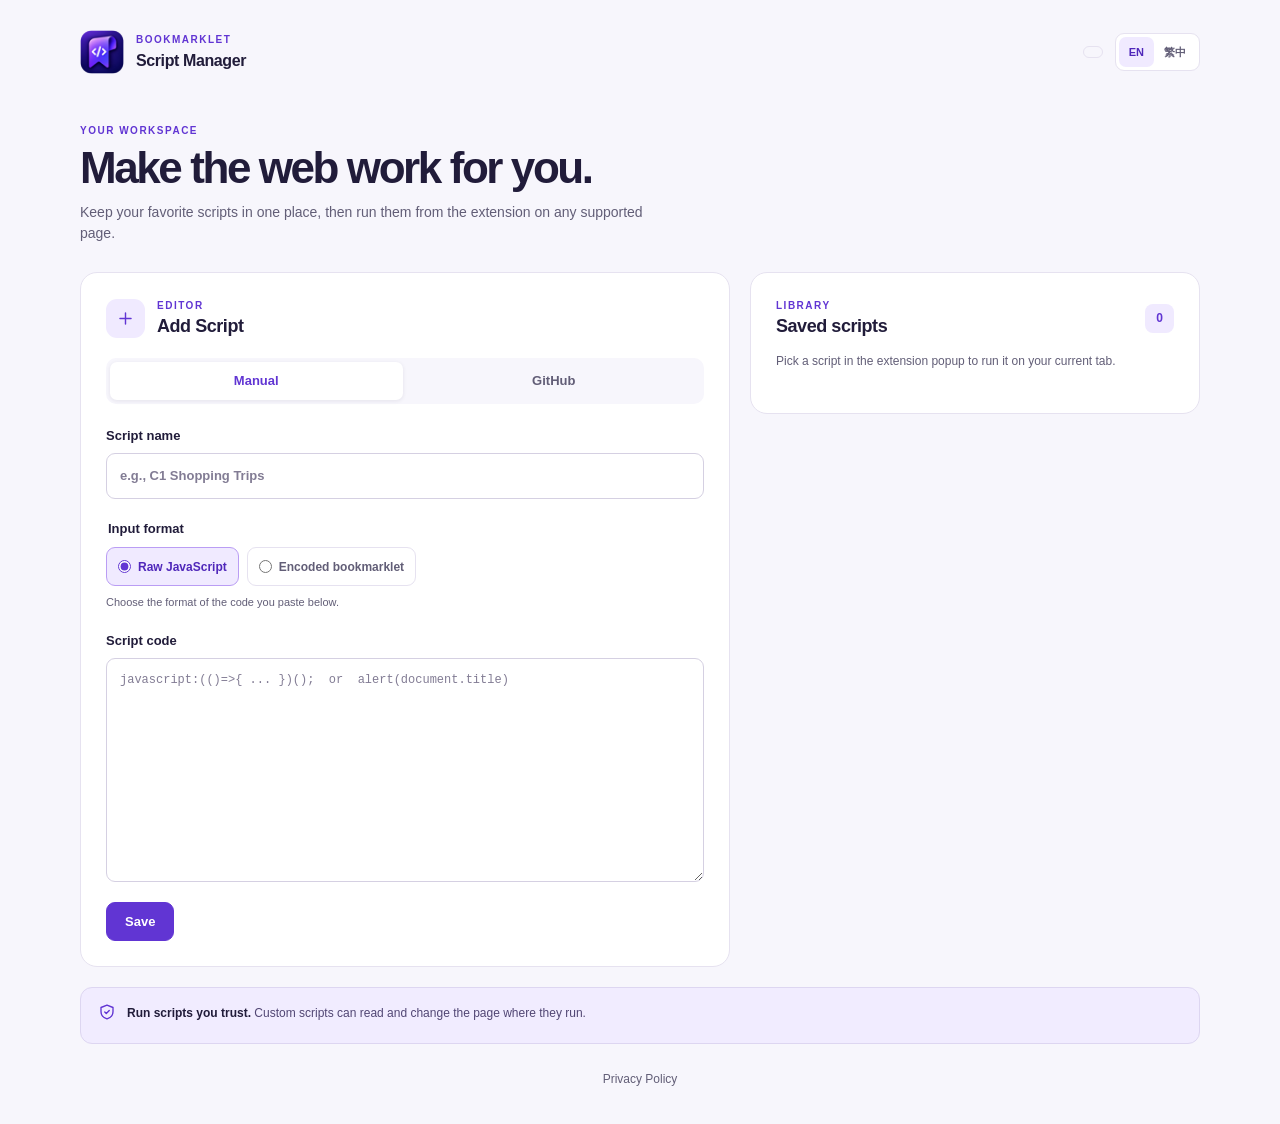
<file: extension/options/index.html>
<!DOCTYPE html>
<html lang="en">
<head>
  <meta charset="UTF-8" />
  <meta name="viewport" content="width=device-width, initial-scale=1.0" />
  <title>Bookmarklet Script Manager</title>
  <link rel="stylesheet" href="styles.css" />
</head>
<body>
  <div class="wrap">
    <header class="page-header">
      <div class="brand">
        <img src="../../icons/icon48.png" width="44" height="44" alt="" />
        <div>
          <p class="eyebrow">BOOKMARKLET</p>
          <p class="brand-name" data-i18n="brandName">Script Manager</p>
        </div>
        <span class="version" id="extension-version"></span>
        <div class="language-switch" role="group" aria-label="Language" data-i18n-aria-label="language">
          <button type="button" data-language="en" aria-pressed="true">EN</button>
          <button type="button" data-language="zh-TW" aria-pressed="false">繁中</button>
        </div>
      </div>
      <div class="intro">
        <p class="eyebrow" data-i18n="workspace">YOUR WORKSPACE</p>
        <h1 data-i18n="heroTitle">Make the web work for you.</h1>
        <p class="sub" data-i18n="heroDescription">Keep your favorite scripts in one place, then run them from the extension on any supported page.</p>
      </div>
    </header>

    <main class="workspace">
    <section class="card editor-card" aria-labelledby="form-title">
      <div class="card-heading">
        <span class="card-icon" aria-hidden="true"><svg viewBox="0 0 24 24" width="19" height="19" fill="none" stroke="currentColor" stroke-width="1.8" stroke-linecap="round" stroke-linejoin="round"><path d="M12 5v14M5 12h14"/></svg></span>
        <div><p class="eyebrow" data-i18n="editor">EDITOR</p><h2 id="form-title" data-i18n="addScript">Add Script</h2></div>
      </div>
      <div class="source-tabs" role="tablist" aria-label="Add script method" data-i18n-aria-label="addScriptMethod">
        <button type="button" id="manual-tab" role="tab" aria-controls="manual-panel" aria-selected="true" data-i18n="manual">Manual</button>
        <button type="button" id="github-tab" role="tab" aria-controls="github-panel" aria-selected="false" tabindex="-1">GitHub</button>
      </div>
      <div id="manual-panel" role="tabpanel" aria-labelledby="manual-tab">
      <form id="script-form">
        <label>
          <span data-i18n="scriptName">Script name</span>
          <input type="text" id="name" placeholder="e.g., C1 Shopping Trips" data-i18n-placeholder="scriptNameExample" required />
        </label>
        <fieldset id="input-mode" aria-describedby="format-hint">
          <legend data-i18n="inputFormat">Input format</legend>
          <div class="mode-options">
            <label><input type="radio" name="input-mode" value="raw" checked /> <span data-i18n="rawJavaScript">Raw JavaScript</span></label>
            <label><input type="radio" name="input-mode" value="encoded-bookmarklet" /> <span data-i18n="encodedBookmarklet">Encoded bookmarklet</span></label>
          </div>
          <p id="format-hint" class="field-hint" data-i18n="formatHint">Choose the format of the code you paste below.</p>
        </fieldset>
        <label>
          <span data-i18n="scriptCode">Script code</span>
          <textarea id="code" rows="10" placeholder="javascript:(()=>{ ... })();  or  alert(document.title)" required></textarea>
        </label>
        <div class="form-actions">
          <button type="submit" class="primary-btn" id="save-btn" data-i18n="save">Save</button>
          <button type="button" class="ghost-btn hidden" id="cancel-btn" data-i18n="cancel">Cancel</button>
          <span id="form-hint" class="hint" role="status" aria-live="polite"></span>
        </div>
      </form>
      </div>
      <div id="github-panel" class="hidden" role="tabpanel" aria-labelledby="github-tab">
        <form id="github-form">
          <label for="github-url" data-i18n="githubFileUrl">GitHub JavaScript file URL</label>
          <input type="url" id="github-url" placeholder="https://github.com/owner/repo/blob/main/script.js" required />
          <p class="field-hint" data-i18n="githubCopyHint">Save a one-time local copy of a public .js file.</p>
          <div class="form-actions">
            <button type="submit" class="primary-btn" id="github-save-btn" data-i18n="save">Save</button>
            <span id="github-hint" class="hint" role="status" aria-live="polite"></span>
          </div>
        </form>
      </div>
    </section>

    <section class="card library-card" aria-labelledby="library-title">
      <div class="library-heading">
        <div><p class="eyebrow" data-i18n="library">LIBRARY</p><h2 id="library-title" data-i18n="savedScripts">Saved scripts</h2></div>
        <span class="count" id="count">0</span>
      </div>
      <p class="library-description" data-i18n="libraryDescription">Pick a script in the extension popup to run it on your current tab.</p>
      <ul id="list"></ul>
      <div id="list-empty" class="empty hidden">
        <span class="empty-icon" aria-hidden="true"><svg viewBox="0 0 24 24" width="24" height="24" fill="none" stroke="currentColor" stroke-width="1.7" stroke-linecap="round" stroke-linejoin="round"><path d="M6 3.75h12a1 1 0 0 1 1 1v15.5l-7-4.5-7 4.5V4.75a1 1 0 0 1 1-1Z"/><path d="m9 10 2 2-2 2m4 0h2"/></svg></span>
        <strong data-i18n="noScripts">No scripts saved yet</strong>
        <span data-i18n="addUsingEditor">Add your first script using the editor.</span>
      </div>
    </section>
    </main>

    <aside class="safety-note" aria-label="Script safety" data-i18n-aria-label="scriptSafetyLabel">
      <span class="safety-icon" aria-hidden="true"><svg viewBox="0 0 24 24" width="18" height="18" fill="none" stroke="currentColor" stroke-width="1.8" stroke-linecap="round" stroke-linejoin="round"><path d="M12 2.75 20 6v5.25c0 5.1-3.3 8.4-8 10-4.7-1.6-8-4.9-8-10V6l8-3.25Z"/><path d="m9 12 2 2 4-4"/></svg></span>
      <div><strong data-i18n="safetyTitle">Run scripts you trust.</strong> <span data-i18n="safetyDescription">Custom scripts can read and change the page where they run.</span></div>
    </aside>

    <footer>
      <a href="https://tony92151.github.io/bookmarklet-script-manager-market/privacy.html" target="_blank" rel="noreferrer" data-i18n="privacy">Privacy Policy</a>
    </footer>
  </div>

  <script type="module" src="index.js"></script>
</body>
</html>
</file>
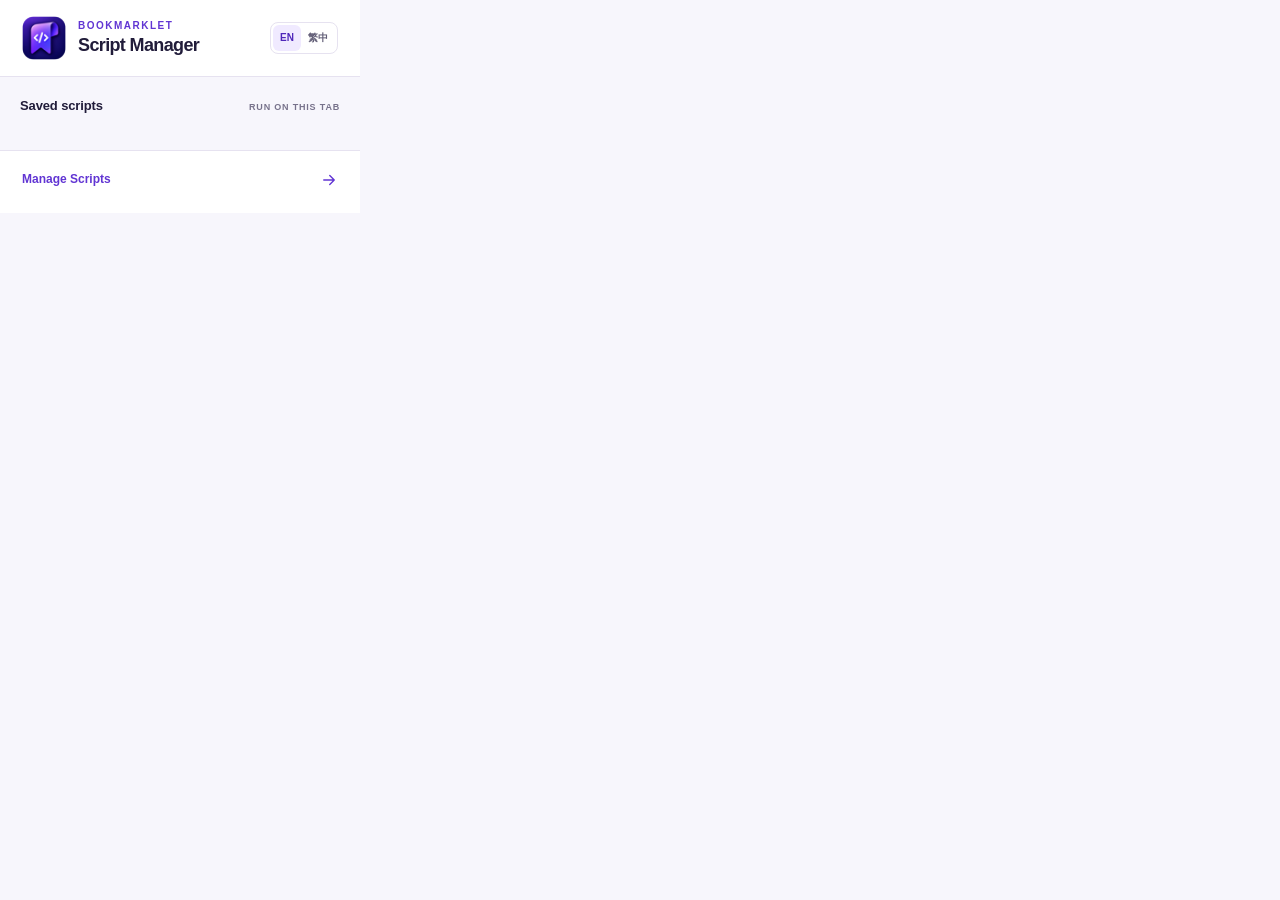
<file: extension/popup/index.html>
<!DOCTYPE html>
<html lang="en">
<head>
  <meta charset="UTF-8" />
  <meta name="viewport" content="width=device-width, initial-scale=1.0" />
  <title>Bookmarklet Script Manager</title>
  <link rel="stylesheet" href="styles.css" />
</head>
<body>
  <header class="app-header">
    <div class="brand">
      <img src="../../icons/icon48.png" width="44" height="44" alt="" />
      <div>
        <p class="eyebrow">BOOKMARKLET</p>
        <h1 data-i18n="brandName">Script Manager</h1>
      </div>
    </div>
    <div class="header-actions">
      <div class="language-switch" role="group" aria-label="Language" data-i18n-aria-label="language">
        <button type="button" data-language="en" aria-pressed="true">EN</button>
        <button type="button" data-language="zh-TW" aria-pressed="false">繁中</button>
      </div>
      <button id="test-this-page" class="header-test-btn hidden" type="button" data-i18n="testPage">Test this page</button>
    </div>
  </header>

  <main class="popup-main">
    <div id="setup-banner" class="banner hidden">
      <button id="expand-setup" class="banner-summary" type="button" aria-expanded="false" data-i18n="setupSummary">User scripts are off — show setup</button>
      <div class="banner-details">
        <strong data-i18n="setupTitle">Allow user scripts is optional</strong>
        <p data-i18n="setupDescription">Saved scripts can run without it on some websites. If a website blocks the alternate method, enable "Allow user scripts" in this extension's Details page at chrome://extensions. Choose "I'll enable it later" to test the current page.</p>
        <p class="banner-hint" data-i18n="setupReload">Already enabled but still seeing this? Click "Reload" on the extension card, or restart the browser.</p>
        <p class="banner-hint" data-i18n="setupSafety">Custom scripts can read and change this page. Only run scripts you trust.</p>
        <div class="banner-actions">
          <button id="open-extensions" class="link-btn" data-i18n="openExtensions">Open Extensions Page</button>
          <button id="recheck-user-scripts" class="link-btn" data-i18n="recheck">I've enabled it — recheck</button>
          <button id="defer-setup" class="link-btn" data-i18n="defer">I'll enable it later</button>
        </div>
      </div>
    </div>

    <div id="status" class="status hidden" role="status" aria-live="polite"></div>

    <section class="script-section" aria-labelledby="scripts-title">
      <div class="section-heading">
        <h2 id="scripts-title" data-i18n="savedScripts">Saved scripts</h2>
        <span class="section-hint" data-i18n="runOnTab">RUN ON THIS TAB</span>
      </div>
      <ul id="script-list"></ul>

      <div id="empty" class="empty hidden">
        <div class="empty-mark" aria-hidden="true">
          <svg viewBox="0 0 24 24" width="25" height="25" fill="none" stroke="currentColor" stroke-width="1.7" stroke-linecap="round" stroke-linejoin="round"><path d="M6 3.75h12a1 1 0 0 1 1 1v15.5l-7-4.5-7 4.5V4.75a1 1 0 0 1 1-1Z"/><path d="m9 10 2 2-2 2m4 0h2"/></svg>
        </div>
        <p data-i18n="collectionStarts">Your collection starts here</p>
        <span data-i18n="addToLaunch">Add a script to launch it on the current tab.</span>
        <button id="add-first" class="primary-btn" data-i18n="addFirst">Add First Script</button>
      </div>
    </section>
  </main>

  <footer>
    <button id="manage" class="manage-btn">
      <span data-i18n="manage">Manage Scripts</span>
      <svg viewBox="0 0 24 24" width="18" height="18" aria-hidden="true"><path d="M5 12h14m-6-6 6 6-6 6" fill="none" stroke="currentColor" stroke-width="1.8" stroke-linecap="round" stroke-linejoin="round" /></svg>
    </button>
  </footer>

  <script type="module" src="index.js"></script>
</body>
</html>
</file>
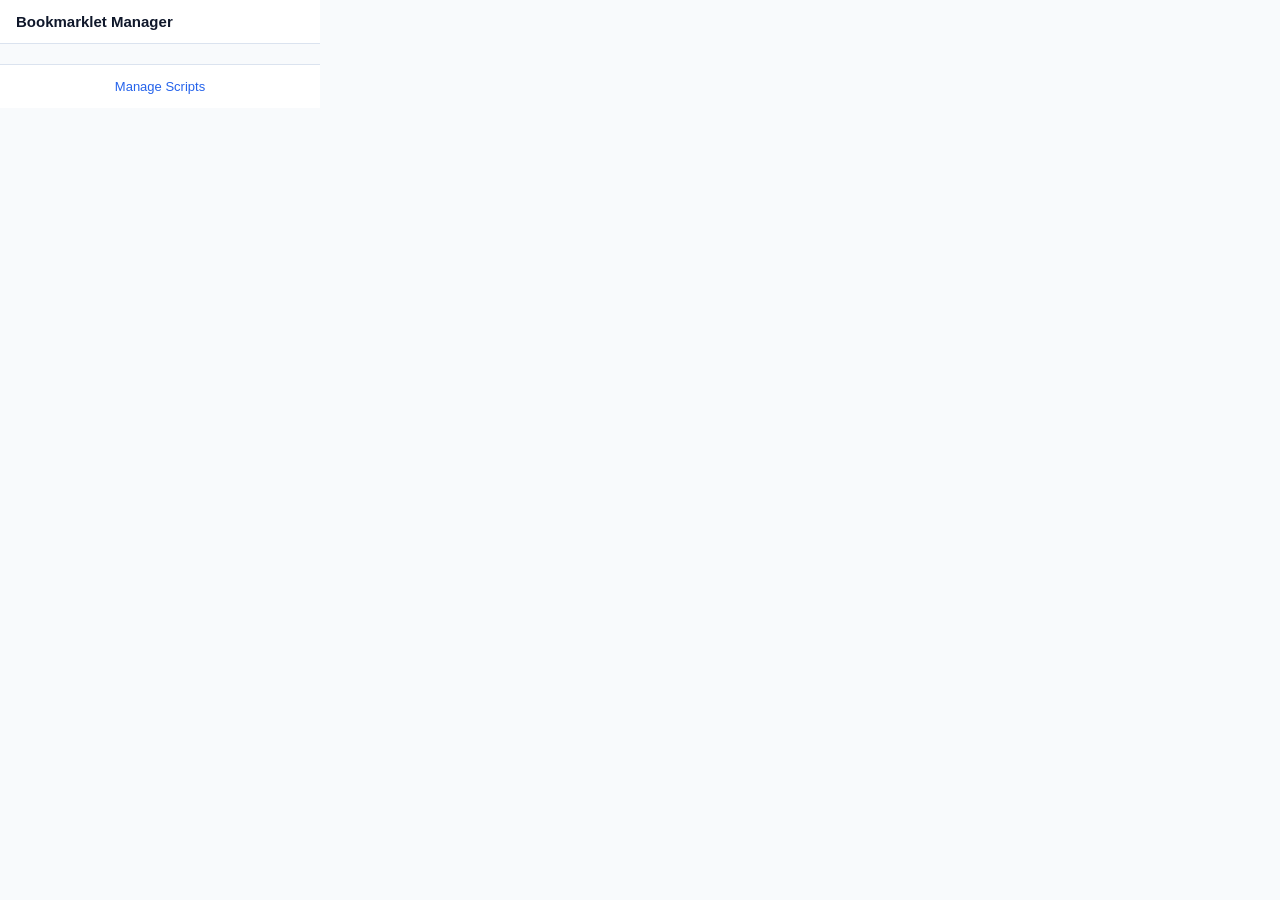
<file: popup.html>
<!DOCTYPE html>
<html lang="en">
<head>
  <meta charset="UTF-8" />
  <meta name="viewport" content="width=device-width, initial-scale=1.0" />
  <link rel="stylesheet" href="popup.css" />
</head>
<body>
  <header>
    <h1>Bookmarklet Manager</h1>
  </header>

  <div id="setup-banner" class="banner hidden">
    <strong>Allow user scripts needs to be enabled</strong>
    <p>Go to <code>chrome://extensions</code> -> This extension's "Details" -> Enable "Allow user scripts" to run scripts.</p>
    <p class="banner-hint">Already enabled but still seeing this? Click "Reload" on the extension card, or restart the browser.</p>
    <button id="open-extensions" class="link-btn">Open Extensions Page</button>
  </div>

  <div id="status" class="status hidden"></div>

  <ul id="script-list"></ul>

  <div id="empty" class="empty hidden">
    <p>No scripts yet</p>
    <button id="add-first" class="primary-btn">Add First Script</button>
  </div>

  <footer>
    <button id="manage" class="link-btn">Manage Scripts</button>
  </footer>

  <script type="module" src="popup.js"></script>
</body>
</html>
</file>
<file: extension/options/styles.css>
* { box-sizing: border-box; }
html { scroll-behavior: smooth; }
body {
  --bg: #f7f6fc; --surface: #fff; --ink: #211c3a; --muted: #625e77;
  --line: #e6e2f0; --accent: #6135d3; --accent-hover: #4f27ba; --accent-soft: #f0eaff;
  margin: 0; background: var(--bg); color: var(--ink);
  font: 14px/1.5 -apple-system, BlinkMacSystemFont, "Segoe UI", sans-serif;
}
button, input, textarea { font: inherit; }
button { cursor: pointer; }
.hidden { display: none !important; }
.wrap { width: min(1120px, calc(100% - 48px)); margin: 0 auto; }
.page-header { padding: 30px 0 28px; }
.brand { display: flex; align-items: center; gap: 12px; }
.language-switch { display: inline-flex; padding: 3px; border: 1px solid var(--line); border-radius: 9px; background: var(--surface); }
.language-switch button { min-height: 30px; padding: 5px 10px; border: 0; border-radius: 7px; background: transparent; color: var(--muted); font-size: 11px; font-weight: 750; }
.language-switch button:hover, .language-switch button[aria-pressed="true"] { background: var(--accent-soft); color: var(--accent-hover); }
.brand img { border-radius: 12px; }
.eyebrow { margin: 0 0 2px; color: var(--accent); font-size: 10px; font-weight: 800; letter-spacing: .15em; }
.brand-name { margin: 0; font-size: 16px; font-weight: 750; letter-spacing: -.025em; }
.version { margin-left: auto; padding: 5px 9px; border: 1px solid var(--line); border-radius: 999px; color: var(--muted); font-size: 11px; font-weight: 700; white-space: nowrap; }
.intro { margin-top: 49px; }
.intro h1 { margin: 6px 0 10px; font-size: clamp(30px, 4vw, 44px); line-height: 1.1; letter-spacing: -.055em; }
.sub { max-width: 590px; margin: 0; color: var(--muted); font-size: 14px; }
.workspace { display: grid; grid-template-columns: minmax(0, 1.3fr) minmax(300px, .9fr); align-items: start; gap: 20px; }
.card { min-width: 0; padding: 25px; border: 1px solid var(--line); border-radius: 17px; background: var(--surface); }
.card-heading { display: flex; align-items: center; gap: 12px; margin-bottom: 20px; }
.card-icon { display: grid; place-items: center; width: 39px; height: 39px; border-radius: 11px; background: var(--accent-soft); color: var(--accent); }
.card h2 { margin: 0; font-size: 18px; line-height: 1.25; letter-spacing: -.025em; }
form { display: grid; gap: 20px; }
form > label { display: grid; gap: 8px; color: var(--ink); font-size: 13px; font-weight: 700; }
.source-tabs { display: flex; gap: 5px; margin-bottom: 22px; padding: 4px; border-radius: 10px; background: var(--bg); }
.source-tabs button { flex: 1; min-height: 38px; border: 0; border-radius: 7px; background: transparent; color: var(--muted); font-size: 13px; font-weight: 700; }
.source-tabs button[aria-selected="true"] { background: white; color: var(--accent); box-shadow: 0 1px 4px #211c3a16; }
.source-tabs button:hover { color: var(--accent); }
#github-form { gap: 12px; }
#github-form .field-hint { margin: 0; }
input[type="text"], input[type="url"], textarea { display: block; width: 100%; padding: 12px 13px; border: 1px solid #d5d0e2; border-radius: 9px; background: #fff; color: var(--ink); font-size: 13px; transition: border-color .18s ease, box-shadow .18s ease; }
input[type="text"]::placeholder, input[type="url"]::placeholder, textarea::placeholder { color: #827c94; }
input[type="text"]:focus, input[type="url"]:focus, textarea:focus { border-color: var(--accent); outline: 0; box-shadow: 0 0 0 3px #e8ddff; }
textarea { min-height: 220px; resize: vertical; font: 12px/1.65 ui-monospace, SFMono-Regular, Menlo, Consolas, monospace; }
fieldset { min-width: 0; margin: 0; padding: 0; border: 0; }
legend { margin-bottom: 9px; font-size: 13px; font-weight: 700; }
.mode-options { display: flex; flex-wrap: wrap; gap: 8px; }
.mode-options label { display: flex; align-items: center; gap: 7px; min-height: 39px; padding: 7px 11px; border: 1px solid var(--line); border-radius: 9px; color: var(--muted); cursor: pointer; font-size: 12px; font-weight: 650; transition: border-color .18s ease, background .18s ease; }
.mode-options label:has(input:checked) { border-color: #ba9df4; background: var(--accent-soft); color: var(--accent-hover); }
.mode-options label:hover { border-color: #ba9df4; }
.mode-options input { margin: 0; accent-color: var(--accent); }
.field-hint { margin: 8px 0 0; color: var(--muted); font-size: 11px; }
.form-actions { display: flex; flex-wrap: wrap; align-items: center; gap: 10px; }
.primary-btn, .ghost-btn { min-height: 39px; padding: 8px 18px; border-radius: 9px; font-size: 13px; font-weight: 750; transition: background .18s ease, border-color .18s ease; }
.primary-btn { border: 1px solid var(--accent); background: var(--accent); color: white; }
.primary-btn:hover { background: var(--accent-hover); }
.ghost-btn { border: 1px solid #d5d0e2; background: white; color: var(--ink); }
.ghost-btn:hover { background: var(--accent-soft); border-color: #ba9df4; }
.primary-btn:disabled, .ghost-btn:disabled { cursor: wait; opacity: .65; }
.hint { color: #176b49; font-size: 12px; }
.hint.error { color: #a72d4b; }
.library-heading { display: flex; align-items: center; justify-content: space-between; gap: 12px; }
.count { display: grid; place-items: center; min-width: 29px; height: 29px; padding: 0 7px; border-radius: 8px; background: var(--accent-soft); color: var(--accent); font-size: 12px; font-weight: 800; }
.library-description { margin: 14px 0 18px; color: var(--muted); font-size: 12px; }
#list { display: grid; gap: 9px; margin: 0; padding: 0; list-style: none; }
.item { display: flex; align-items: center; justify-content: space-between; gap: 14px; min-width: 0; padding: 13px; border: 1px solid var(--line); border-radius: 11px; background: #fdfcff; }
.item-info { min-width: 0; }
.item-name { overflow-wrap: anywhere; font-size: 13px; font-weight: 750; }
.item-meta { margin-top: 3px; color: var(--muted); font-size: 12px; }
.item-actions { display: flex; flex: none; gap: 5px; }
.sm-btn { min-height: 30px; padding: 5px 8px; border: 1px solid transparent; border-radius: 7px; background: transparent; color: var(--accent); font-size: 11px; font-weight: 750; transition: background .18s ease; }
.sm-btn:hover { background: var(--accent-soft); }
.sm-btn.delete { color: #a72d4b; }
.sm-btn.delete:hover { background: #fff0f3; }
.empty { display: flex; flex-direction: column; align-items: center; gap: 6px; padding: 35px 20px; border: 1px dashed #cec7df; border-radius: 11px; color: var(--muted); text-align: center; font-size: 12px; }
.empty-icon { display: grid; place-items: center; width: 46px; height: 46px; margin-bottom: 6px; border-radius: 12px; background: var(--accent-soft); color: var(--accent); }
.empty strong { color: var(--ink); font-size: 14px; }
.safety-note { display: flex; gap: 11px; margin: 20px 0 0; padding: 15px 17px; border: 1px solid #ddd6f1; border-radius: 12px; background: #f1ecff; color: #514674; font-size: 12px; line-height: 1.7; }
.safety-note strong { color: var(--ink); }
.safety-icon { flex: none; color: var(--accent); }
footer { padding: 24px 0 35px; text-align: center; }
footer a { color: var(--muted); font-size: 12px; text-decoration: none; }
footer a:hover { color: var(--accent); text-decoration: underline; }
button:focus-visible, a:focus-visible, input[type="radio"]:focus-visible { outline: 3px solid #a88cf5; outline-offset: 2px; }
@media (max-width: 800px) { .workspace { grid-template-columns: 1fr; } }
@media (max-width: 560px) { .wrap { width: min(100% - 28px, 1120px); } .page-header { padding-top: 20px; } .intro { margin-top: 34px; } .card { padding: 19px; } .item { align-items: stretch; flex-direction: column; } .item-actions { justify-content: flex-end; } }
@media (prefers-reduced-motion: reduce) { *, *::before, *::after { animation-duration: .01ms !important; transition-duration: .01ms !important; scroll-behavior: auto !important; } }
</file>
<file: extension/popup/styles.css>
* { box-sizing: border-box; }
body {
  --bg: #f7f6fc; --surface: #fff; --ink: #211c3a; --muted: #625e77;
  --line: #e6e2f0; --accent: #6135d3; --accent-hover: #4f27ba; --accent-soft: #f0eaff;
  width: 360px; max-height: 560px; overflow-y: auto; margin: 0;
  background: var(--bg); color: var(--ink);
  font: 14px/1.45 -apple-system, BlinkMacSystemFont, "Segoe UI", sans-serif;
}
button { font: inherit; cursor: pointer; }
.hidden { display: none !important; }
.app-header { display: flex; align-items: center; justify-content: space-between; gap: 10px; padding: 16px 22px; background: var(--surface); border-bottom: 1px solid var(--line); }
.header-actions { display: flex; flex: none; flex-direction: column; align-items: flex-end; gap: 5px; }
.language-switch { display: inline-flex; padding: 2px; border: 1px solid var(--line); border-radius: 8px; background: var(--surface); }
.language-switch button { min-height: 26px; padding: 3px 7px; border: 0; border-radius: 6px; background: transparent; color: var(--muted); font-size: 10px; font-weight: 750; }
.language-switch button:hover, .language-switch button[aria-pressed="true"] { background: var(--accent-soft); color: var(--accent-hover); }
.brand { display: flex; align-items: center; gap: 12px; min-width: 0; }
.brand img { flex: none; border-radius: 12px; }
.eyebrow { margin: 0 0 2px; color: var(--accent); font-size: 10px; font-weight: 800; letter-spacing: .15em; }
.brand h1 { margin: 0; font-size: 18px; line-height: 1.2; letter-spacing: -.035em; }
.header-test-btn { flex: none; max-width: 100px; padding: 7px 9px; border: 1px solid #c9b9fa; border-radius: 8px; background: var(--accent-soft); color: var(--accent-hover); font-size: 11px; font-weight: 750; line-height: 1.2; }
.header-test-btn:hover { background: #e6dcff; }
.header-test-btn:disabled { cursor: wait; opacity: .65; }
.popup-main { padding: 20px 16px 22px; }
.section-heading { display: flex; align-items: baseline; justify-content: space-between; gap: 10px; margin: 0 4px 12px; }
.section-heading h2 { margin: 0; font-size: 13px; font-weight: 750; letter-spacing: -.01em; }
.section-hint { color: #77728b; font-size: 9px; font-weight: 800; letter-spacing: .09em; }
#script-list { display: grid; gap: 8px; margin: 0; padding: 0; list-style: none; }
.script-btn {
  display: flex; align-items: center; justify-content: space-between; gap: 10px;
  width: 100%; min-height: 54px; padding: 12px 14px 12px 16px;
  border: 1px solid var(--line); border-radius: 12px; background: var(--surface);
  color: var(--ink); text-align: left; font-weight: 650;
  transition: background .18s ease, border-color .18s ease, color .18s ease;
}
.script-btn:hover { background: var(--accent-soft); border-color: #c9b9fa; color: var(--accent-hover); }
.script-btn svg { flex: none; color: var(--accent); }
.script-btn span { overflow-wrap: anywhere; }
.empty {
  display: flex; flex-direction: column; align-items: center; padding: 31px 20px 30px;
  border: 1px dashed #cec7df; border-radius: 14px; background: var(--surface); text-align: center;
}
.empty-mark { display: grid; place-items: center; width: 52px; height: 52px; border-radius: 14px; background: var(--accent-soft); color: var(--accent); }
.empty p { margin: 17px 0 4px; font-size: 15px; font-weight: 750; letter-spacing: -.02em; }
.empty > span { max-width: 200px; color: var(--muted); font-size: 12px; }
.primary-btn { min-height: 38px; margin-top: 18px; padding: 8px 16px; border: 1px solid var(--accent); border-radius: 9px; background: var(--accent); color: #fff; font-weight: 700; transition: background .18s ease; }
.primary-btn:hover { background: var(--accent-hover); }
.banner { margin-bottom: 16px; padding: 14px; border: 1px solid #e9cc82; border-radius: 12px; background: #fff9e9; color: #604818; font-size: 12px; line-height: 1.5; }
.banner.collapsed { padding: 7px 12px; }
.banner.collapsed .banner-details, .banner:not(.collapsed) .banner-summary { display: none; }
.banner-summary { width: 100%; padding: 2px 0; border: 0; background: none; color: #604818; font-size: 11px; font-weight: 700; text-align: left; }
.banner-summary:hover { text-decoration: underline; }
.banner strong { display: block; margin-bottom: 5px; font-size: 13px; }
.banner p { margin: 5px 0; }
.banner code { padding: 1px 4px; border-radius: 4px; background: #f4e7c6; }
.banner-hint { font-size: 11px; }
.banner-actions { display: flex; flex-wrap: wrap; gap: 6px 12px; margin-top: 10px; }
.link-btn { padding: 4px 0; border: 0; background: none; color: #4d2e9e; font-size: 12px; font-weight: 700; text-align: left; }
.link-btn:hover { text-decoration: underline; }
.banner.flash { animation: banner-flash .6s ease 2; }
@keyframes banner-flash { 50% { border-color: #ce8c16; background: #fff2ce; } }
.status { margin-bottom: 14px; padding: 10px 12px; border: 1px solid; border-radius: 9px; font-size: 12px; }
.status.ok { border-color: #a7dfc3; background: #edfbf3; color: #166c44; }
.status.err { border-color: #f1bbbc; background: #fff1f1; color: #a52934; }
footer { padding: 11px 16px 15px; border-top: 1px solid var(--line); background: var(--surface); }
.manage-btn { display: flex; align-items: center; justify-content: space-between; width: 100%; min-height: 36px; padding: 5px 6px; border: 0; border-radius: 7px; background: transparent; color: var(--accent); font-size: 12px; font-weight: 750; transition: background .18s ease; }
.manage-btn:hover { background: var(--accent-soft); }
button:focus-visible { outline: 3px solid #a88cf5; outline-offset: 2px; }
@media (prefers-reduced-motion: reduce) {
  *, *::before, *::after { animation-duration: .01ms !important; transition-duration: .01ms !important; scroll-behavior: auto !important; }
}
</file>
<file: popup.css>
* {
  box-sizing: border-box;
  margin: 0;
  padding: 0;
}

body {
  --bg: #f8fafc;
  --surface: #ffffff;
  --surface-soft: #f1f5f9;
  --border: #dbe3ef;
  --border-strong: #b8c3d4;
  --text: #0f172a;
  --muted: #475569;
  --primary: #2563eb;
  --primary-strong: #1d4ed8;
  --primary-soft: #eff6ff;
  --danger-bg: #fef2f2;
  --danger-text: #b91c1c;
  --success-bg: #ecfdf5;
  --success-text: #047857;
  --warning-bg: #fffbeb;
  --warning-border: #f6d365;
  --warning-text: #92400e;
  width: 320px;
  max-height: 520px;
  overflow-y: auto;
  font-family: -apple-system, BlinkMacSystemFont, "Segoe UI", Roboto, sans-serif;
  background: var(--bg);
  color: var(--text);
}

header {
  background: var(--surface);
  border-bottom: 1px solid var(--border);
  color: var(--text);
  padding: 13px 16px;
}

header h1 {
  font-size: 15px;
  font-weight: 650;
  letter-spacing: 0;
}

.hidden {
  display: none !important;
}

.banner {
  margin: 12px;
  padding: 12px;
  background: var(--warning-bg);
  border: 1px solid var(--warning-border);
  border-radius: 8px;
  font-size: 12px;
  line-height: 1.5;
}

.banner strong {
  display: block;
  margin-bottom: 4px;
  color: var(--warning-text);
}

.banner.flash {
  animation: banner-flash 0.6s ease 2;
}

@keyframes banner-flash {
  0%, 100% { background: var(--warning-bg); border-color: var(--warning-border); }
  50% { background: #fef3c7; border-color: #f59e0b; }
}

.banner code {
  background: rgba(0, 0, 0, 0.06);
  padding: 1px 4px;
  border-radius: 3px;
}

.banner-hint {
  margin-top: 6px;
  font-size: 11px;
  color: var(--warning-text);
}

.banner .link-btn {
  margin-top: 8px;
}

.status {
  margin: 10px 12px;
  padding: 8px 10px;
  border-radius: 6px;
  font-size: 12px;
  border: 1px solid transparent;
}

.status.ok {
  background: var(--success-bg);
  color: var(--success-text);
  border-color: #a7f3d0;
}

.status.err {
  background: var(--danger-bg);
  color: var(--danger-text);
  border-color: #fecaca;
}

#script-list {
  list-style: none;
  padding: 10px 12px;
  display: flex;
  flex-direction: column;
  gap: 8px;
}

.script-btn {
  width: 100%;
  text-align: left;
  padding: 12px 14px;
  background: var(--surface);
  border: 1px solid var(--border);
  border-radius: 8px;
  cursor: pointer;
  font-size: 14px;
  font-weight: 500;
  color: var(--text);
  transition: background 0.16s ease, border-color 0.16s ease, box-shadow 0.16s ease, transform 0.05s ease;
}

.script-btn:hover {
  background: var(--primary-soft);
  border-color: var(--primary);
  box-shadow: 0 1px 2px rgba(15, 23, 42, 0.08);
}

.script-btn:active {
  transform: scale(0.99);
}

.empty {
  padding: 32px 16px;
  text-align: center;
  color: var(--muted);
}

.empty p {
  margin-bottom: 12px;
  font-size: 13px;
}

.primary-btn {
  background: var(--primary);
  color: #fff;
  border: none;
  padding: 8px 16px;
  border-radius: 8px;
  cursor: pointer;
  font-size: 13px;
  font-weight: 600;
  transition: background 0.16s ease, box-shadow 0.16s ease;
}

.primary-btn:hover {
  background: var(--primary-strong);
  box-shadow: 0 1px 2px rgba(15, 23, 42, 0.12);
}

.link-btn {
  background: none;
  border: none;
  color: var(--primary);
  cursor: pointer;
  font-size: 13px;
  padding: 4px;
  border-radius: 6px;
  transition: background 0.16s ease, color 0.16s ease;
}

.link-btn:hover {
  background: var(--primary-soft);
  color: var(--primary-strong);
  text-decoration: none;
}

footer {
  padding: 10px 12px;
  border-top: 1px solid var(--border);
  text-align: center;
  background: var(--surface);
}

button:focus-visible {
  outline: 2px solid var(--primary);
  outline-offset: 2px;
}

@media (prefers-reduced-motion: reduce) {
  *,
  *::before,
  *::after {
    animation-duration: 0.01ms !important;
    animation-iteration-count: 1 !important;
    scroll-behavior: auto !important;
    transition-duration: 0.01ms !important;
  }
}
</file>
